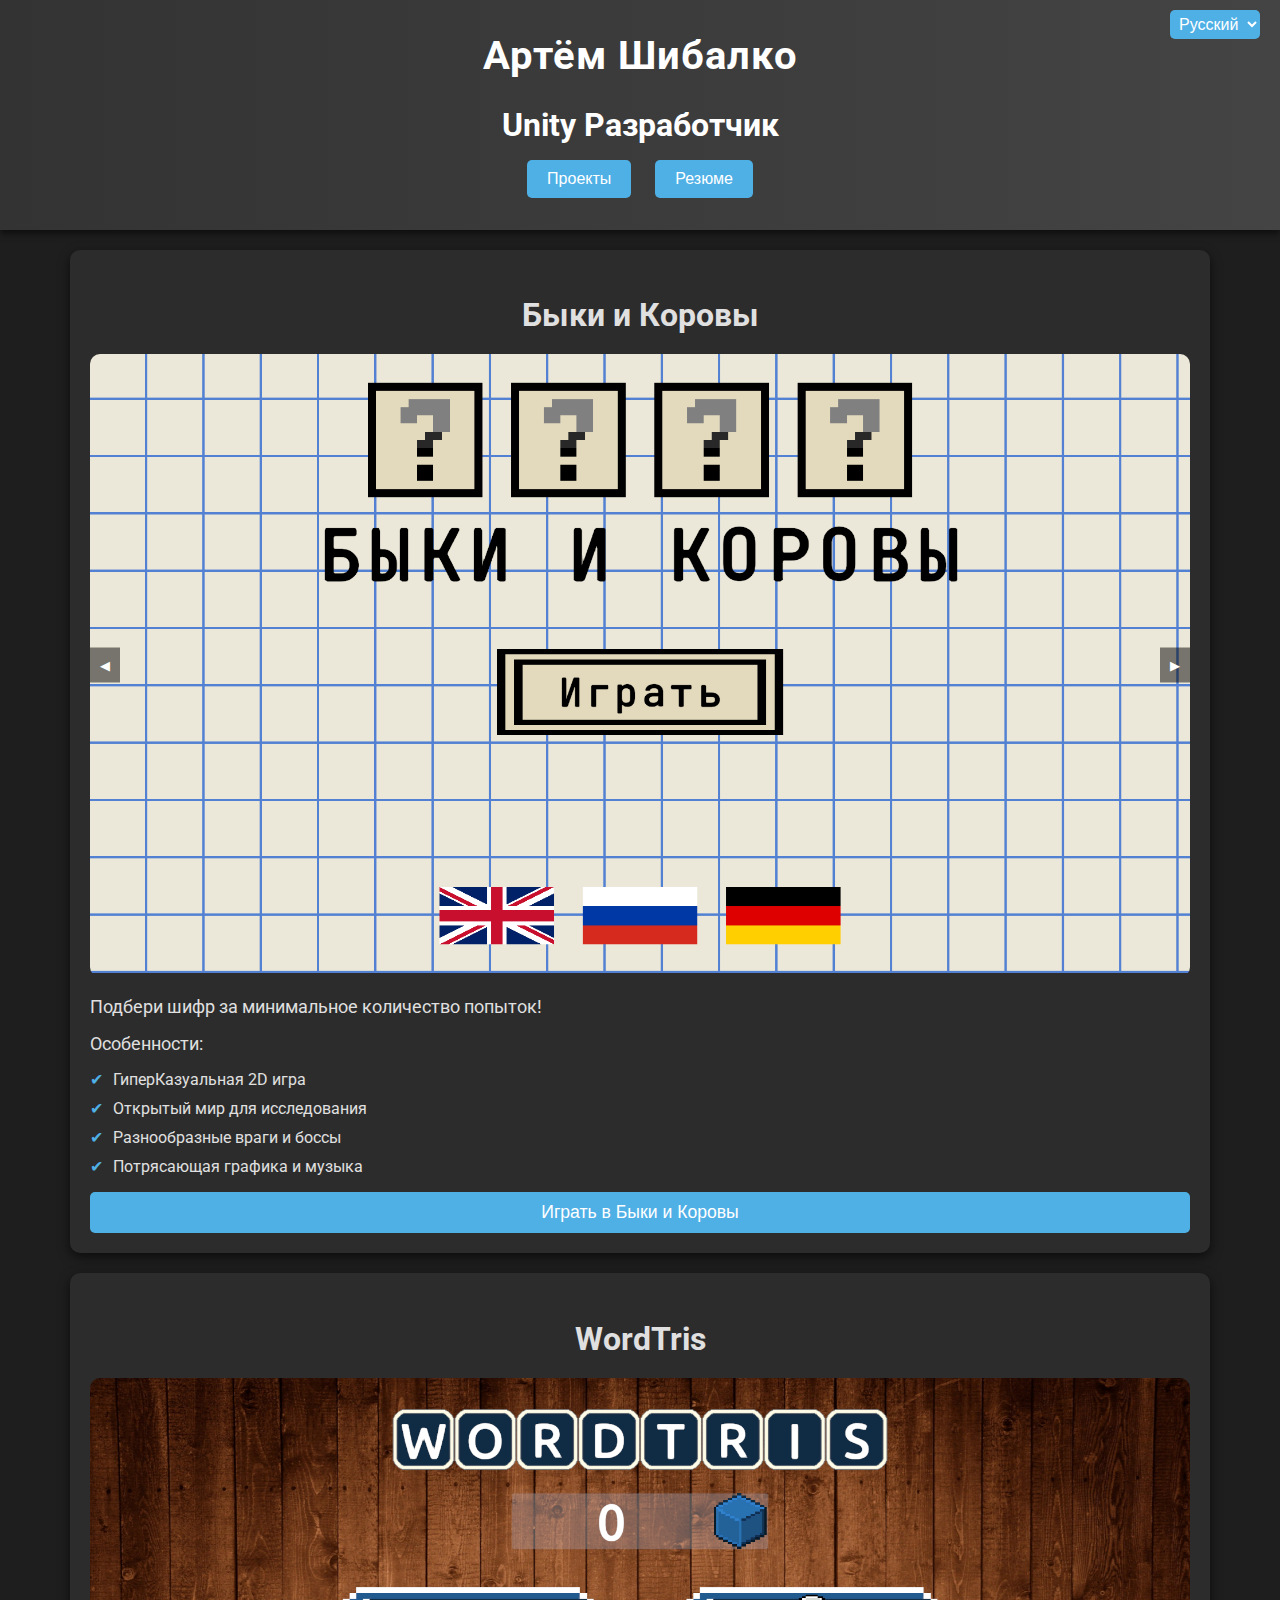
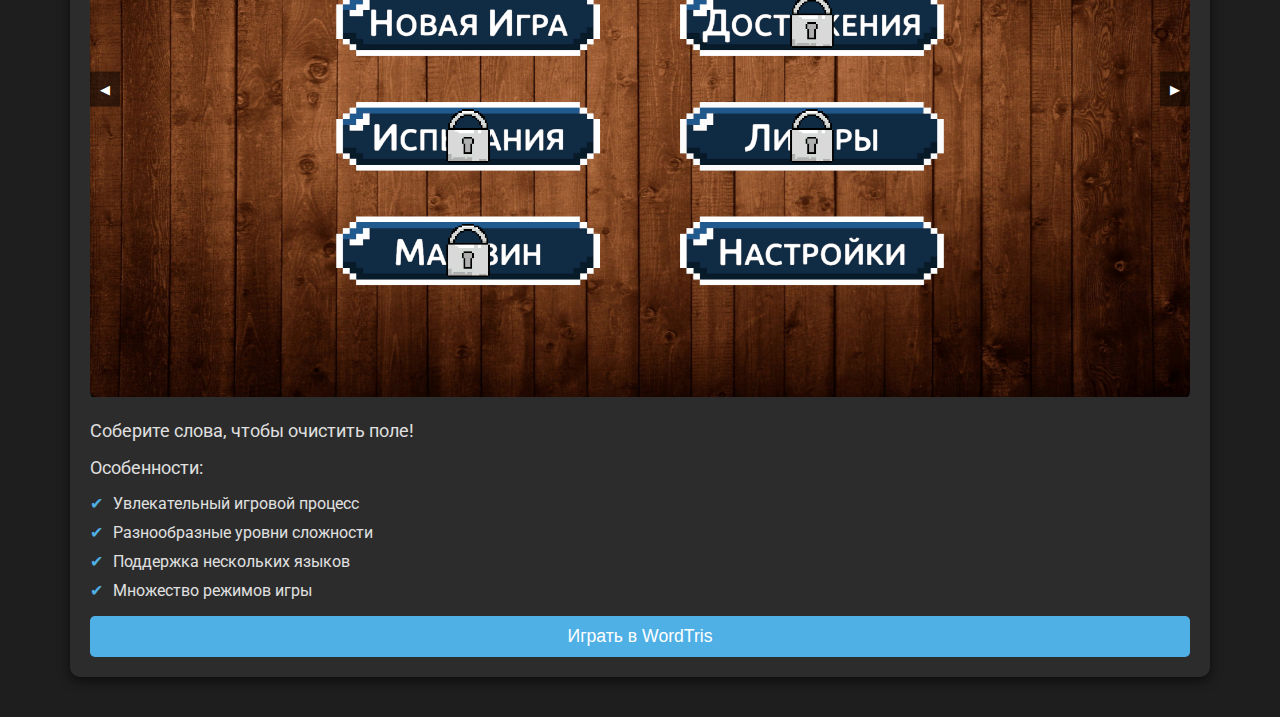
<file: Index.html>
<!DOCTYPE html>
<html lang="ru">
<head>
    <meta charset="UTF-8">
    <meta name="viewport" content="width=device-width, initial-scale=1.0">
	<link rel="shortcut icon" type="image/x-icon" href="favicon.ico">
    <title>Artem Shibalko Unity Developer Portfolio</title>
	
	<!-- Подключение CSS-файла -->
    <link rel="stylesheet" href="styles.css">
    <link href="https://fonts.googleapis.com/css2?family=Roboto:wght@400;500&display=swap" rel="stylesheet">
	
	<!-- Подключение JS-файла -->
	<script src="scripts.js"></script>
</head>
<body onload="changeLanguage()">
    <header>
        <h1 data-lang="name">Артем Шибалко</h1>
		<h2 data-lang="title">Unity Разработчик</h2>
        <div class="language-selector">
            <select id="language" onchange="changeLanguage()">
                <option value="ru">Русский</option>
                <option value="en">English</option>
                <option value="de">Deutsch</option>
            </select>
        </div>
		<div class="header-buttons">
			<button class="header-button" onclick="window.location.href='./index.html'" data-lang="projects">Проекты</button>
			<button class="header-button" onclick="window.location.href='./resume.html'" data-lang="resume">Резюме</button>
		</div>
    </header>
    <main>
        <section class="game">
            <h2 data-lang="bullsandcows">Быки и Коровы</h2>
			<!-- Карусель -->
			<div class="carousel">
            <img id="carousel-image" src="" alt="Screenshot">
            <div class="carousel-buttons">
                <button class="carousel-button" onclick="prevImage()">◀</button>
                <button class="carousel-button" onclick="nextImage()">▶</button>
            </div>
			</div>
            <p data-lang="description">Подбери шифр за минимальное количество попыток!</p>
            <p data-lang="features">Особенности:</p>
            <ul>
                <li data-lang="feature1">ГиперКазуальная 2D игра</li>
                <li data-lang="feature2">Открытый мир для исследования</li>
                <li data-lang="feature3">Разнообразные враги и боссы</li>
                <li data-lang="feature4">Потрясающая графика и музыка</li>
            </ul>
            <button class="spoiler" onclick="toggleSpoiler('game1')" data-lang="play">Играть в Быки и Коровы</button>
            <div class="spoiler-content" id="game1">
                <iframe src="https://ashybalka.github.io/BullsAndCowsWebGl/Build/index.html"></iframe>
            </div>
        </section>
		<section class="game">
			<h2 data-lang="wordtris">WordTris</h2>
			<div class="carousel">
				<img id="carousel-image-wordtris" src="" alt="Screenshot">
				<div class="carousel-buttons">
					<button class="carousel-button" onclick="prevImageWordtris()">◀</button>
					<button class="carousel-button" onclick="nextImageWordtris()">▶</button>
				</div>
			</div>
			<p data-lang="wordtrisDescription">Соберите слова, чтобы очистить поле!</p>
			<p data-lang="wordtrisFeatures">Особенности:</p>
			<ul>
				<li data-lang="wordtrisFeature1">Увлекательный игровой процесс</li>
				<li data-lang="wordtrisFeature2">Разнообразные уровни сложности</li>
				<li data-lang="wordtrisFeature3">Поддержка нескольких языков</li>
				<li data-lang="wordtrisFeature4">Множество режимов игры</li>
			</ul>
			<button class="spoiler" onclick="toggleSpoiler('wordtrisGame')" data-lang="playWordtris">Играть в WordTris</button>
			<div class="spoiler-content" id="wordtrisGame">
				<iframe src="https://your_game_link_here"></iframe>
			</div>
		</section>

    </main>
</body>
</html>
</file>
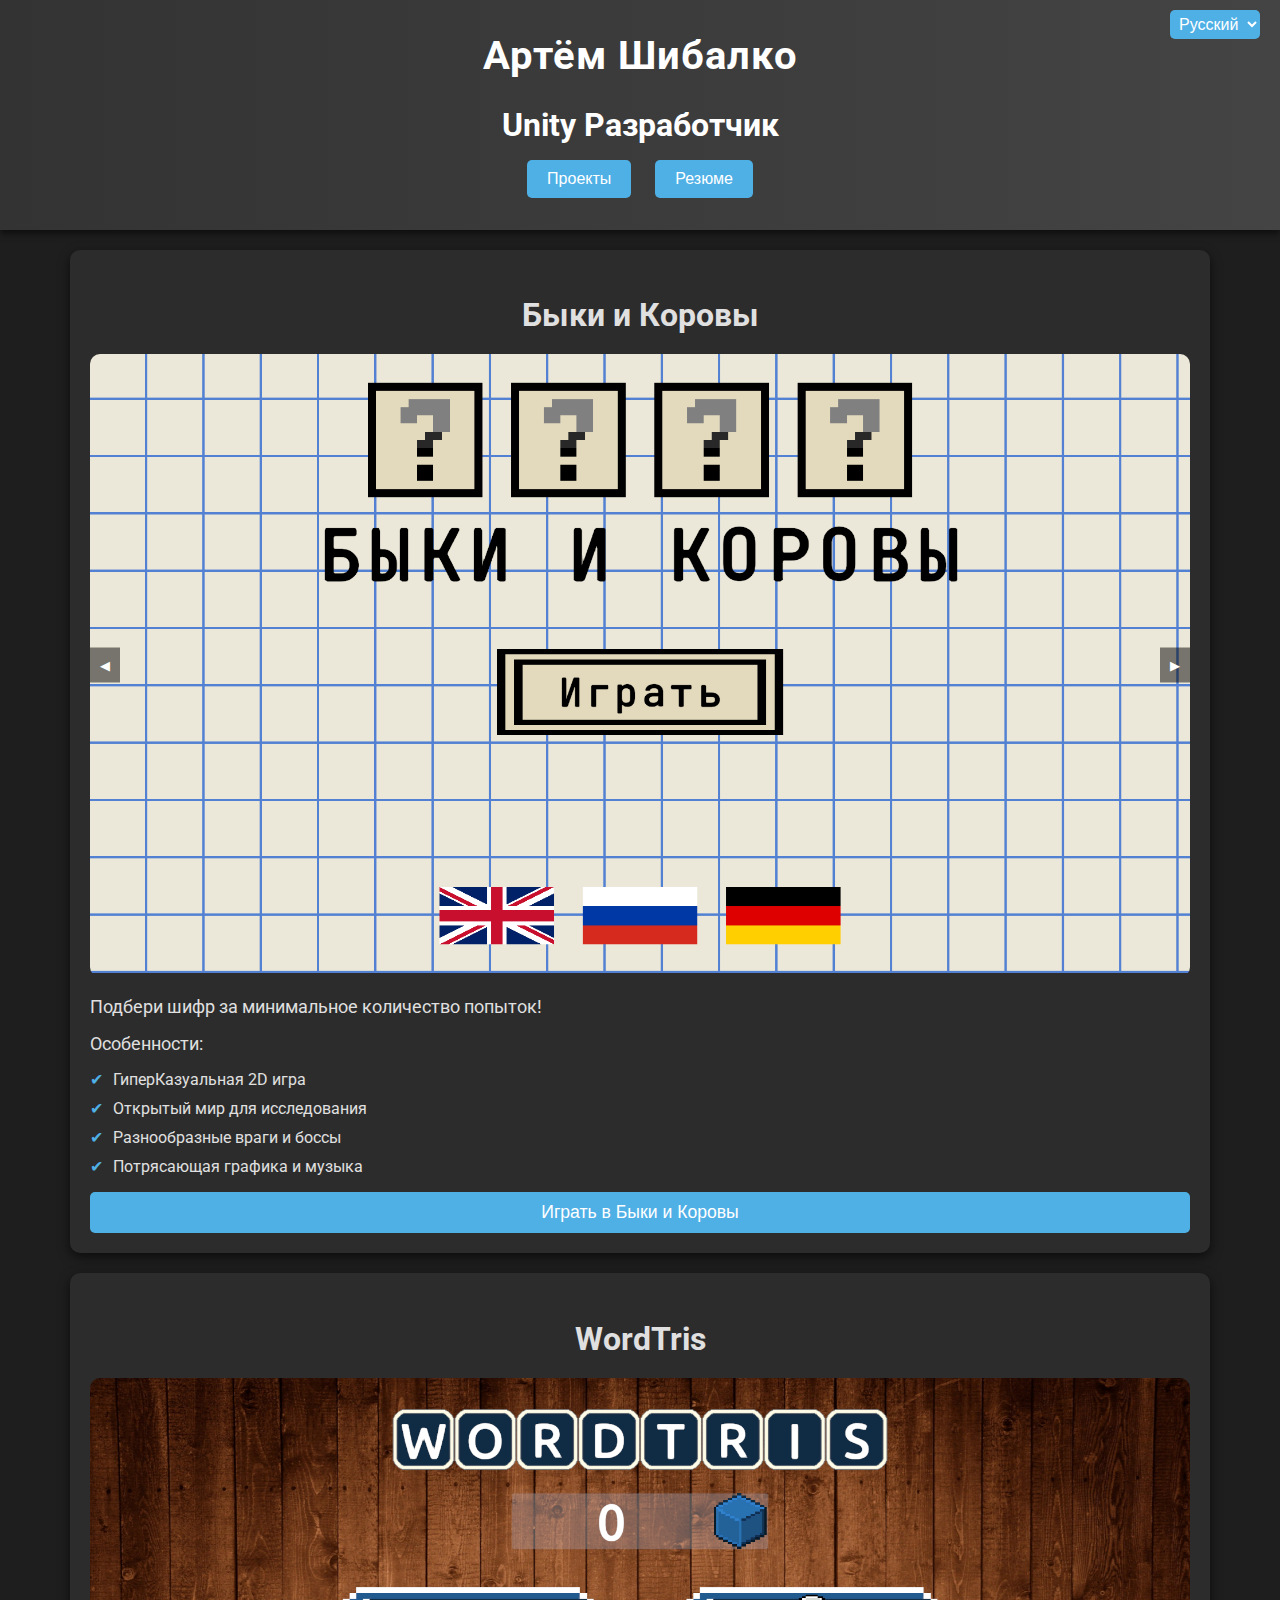
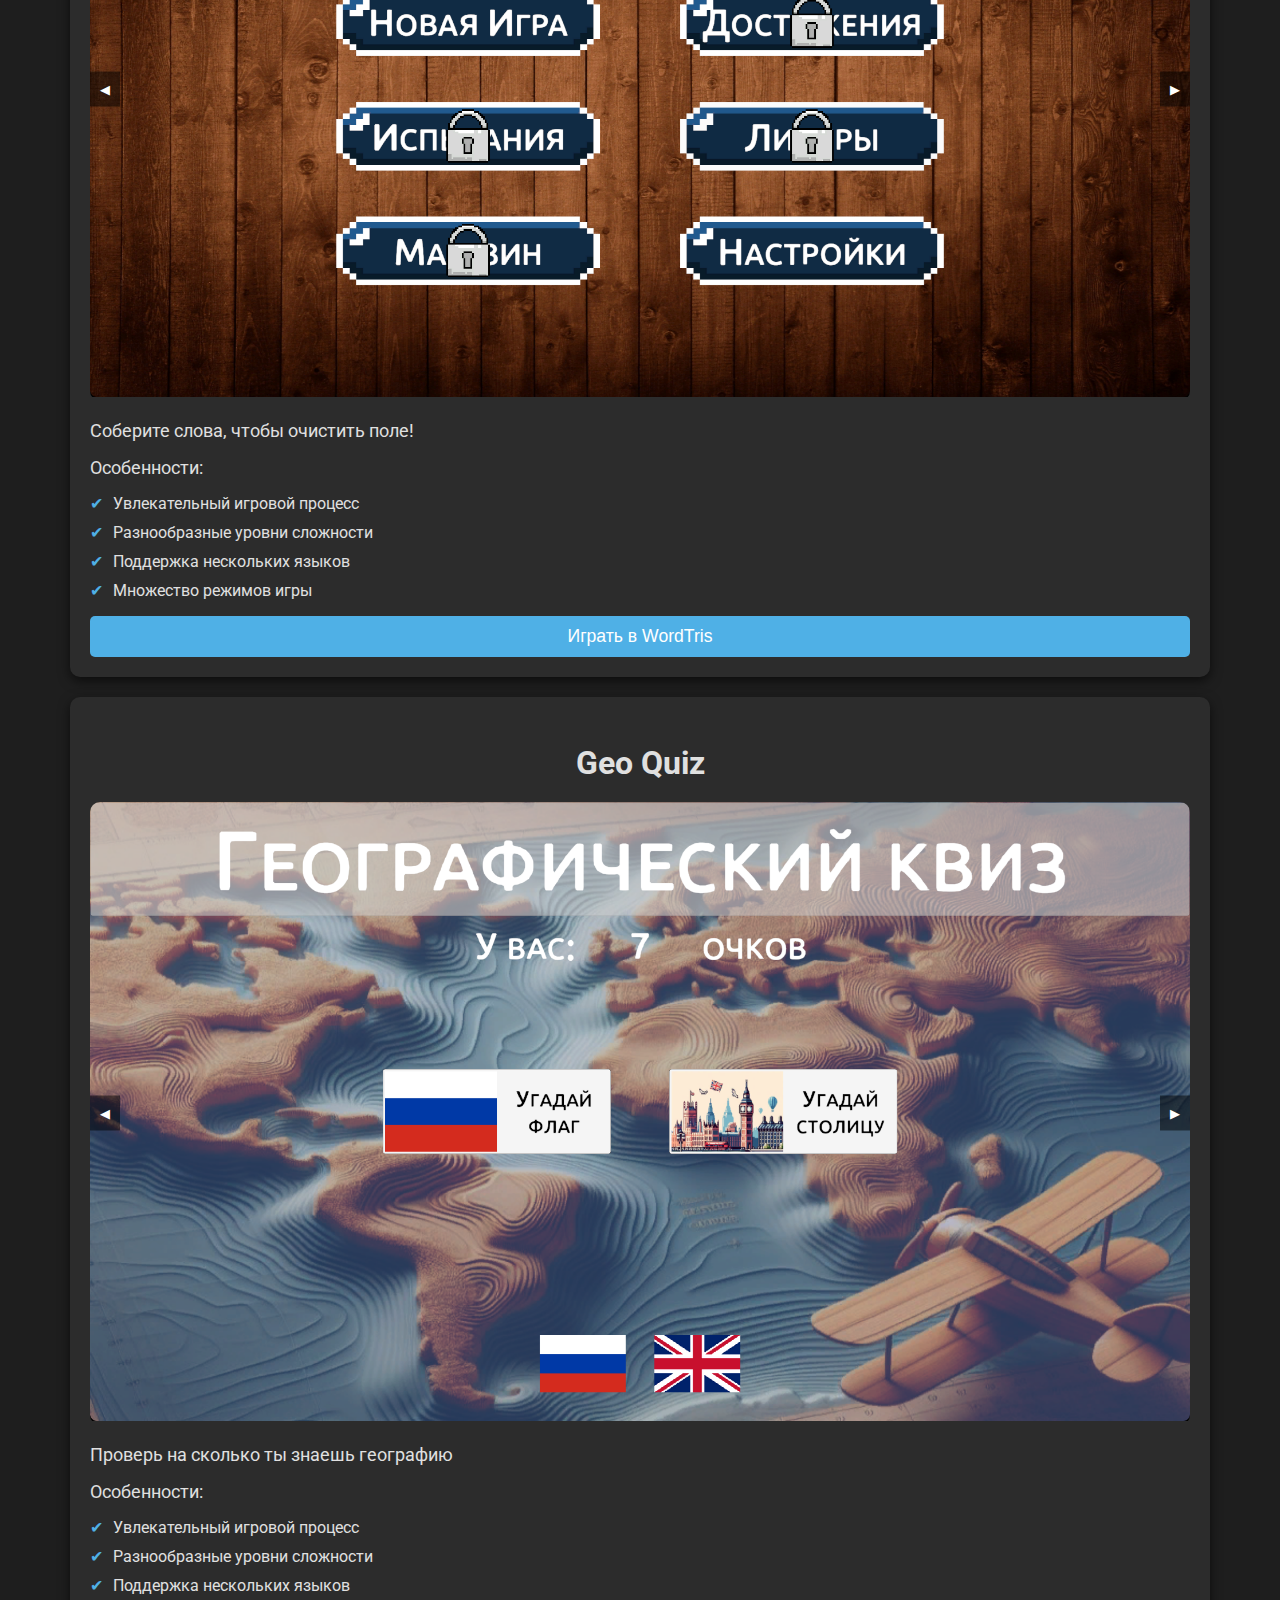
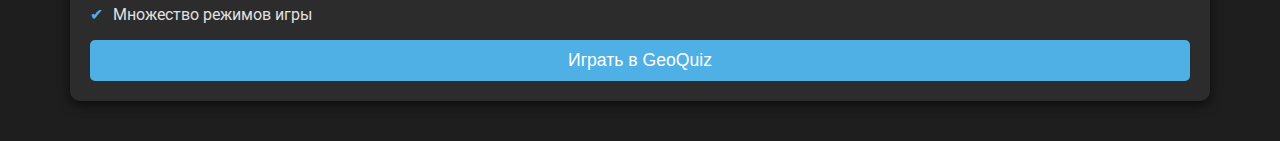
<file: index.html>
<!DOCTYPE html>
<html lang="ru">
<head>
    <meta charset="UTF-8">
    <meta name="viewport" content="width=device-width, initial-scale=1.0">
	<link rel="shortcut icon" type="image/x-icon" href="favicon.ico">
    <title>Artem Shibalko Unity Developer Portfolio</title>
	
	<!-- Подключение CSS-файла -->
    <link rel="stylesheet" href="styles.css">
    <link href="https://fonts.googleapis.com/css2?family=Roboto:wght@400;500&display=swap" rel="stylesheet">
	
	<!-- Подключение JS-файла -->
	<script src="scripts.js"></script>
</head>
<body onload="changeLanguage()">
    <header>
        <h1 data-lang="name">Артем Шибалко</h1>
		<h2 data-lang="title">Unity Разработчик</h2>
        <div class="language-selector">
            <select id="language" onchange="changeLanguage()">
                <option value="ru">Русский</option>
                <option value="en">English</option>
                <option value="de">Deutsch</option>
            </select>
        </div>
		<div class="header-buttons">
			<button class="header-button" onclick="window.location.href='./index.html'" data-lang="projects">Проекты</button>
			<button class="header-button" onclick="window.location.href='./resume.html'" data-lang="resume">Резюме</button>
		</div>
    </header>
    <main>
        <section class="game">
            <h2 data-lang="bullsandcows">Быки и Коровы</h2>
			<!-- Карусель -->
			<div class="carousel">
            <img id="carousel-image" src="" alt="Screenshot">
            <div class="carousel-buttons">
                <button class="carousel-button" onclick="prevImage()">◀</button>
                <button class="carousel-button" onclick="nextImage()">▶</button>
            </div>
			</div>
            <p data-lang="description">Подбери шифр за минимальное количество попыток!</p>
            <p data-lang="features">Особенности:</p>
            <ul>
                <li data-lang="feature1">ГиперКазуальная 2D игра</li>
                <li data-lang="feature2">Открытый мир для исследования</li>
                <li data-lang="feature3">Разнообразные враги и боссы</li>
                <li data-lang="feature4">Потрясающая графика и музыка</li>
            </ul>
            <button class="spoiler" onclick="toggleSpoiler('game1')" data-lang="play">Играть в Быки и Коровы</button>
            <div class="spoiler-content" id="game1">
                <iframe id="game1-iframe" data-src="https://ashybalka.github.io/BullsAndCowsWebGl/Build/index.html"></iframe>
            </div>
        </section>
		
		<section class="game">
			<h2 data-lang="wordtris">WordTris</h2>
			<div class="carousel">
				<img id="carousel-image-wordtris" src="" alt="Screenshot">
				<div class="carousel-buttons">
					<button class="carousel-button" onclick="prevImageWordtris()">◀</button>
					<button class="carousel-button" onclick="nextImageWordtris()">▶</button>
				</div>
			</div>
			<p data-lang="wordtrisDescription">Соберите слова, чтобы очистить поле!</p>
			<p data-lang="wordtrisFeatures">Особенности:</p>
			<ul>
				<li data-lang="wordtrisFeature1">Увлекательный игровой процесс</li>
				<li data-lang="wordtrisFeature2">Разнообразные уровни сложности</li>
				<li data-lang="wordtrisFeature3">Поддержка нескольких языков</li>
				<li data-lang="wordtrisFeature4">Множество режимов игры</li>
			</ul>			
			<button class="spoiler" onclick="toggleSpoiler('wordtrisGame')" data-lang="playWordtris">Играть в WordTris</button>
            <div class="spoiler-content" id="wordtrisGame">
                <iframe id="wordtrisGame-iframe" data-src="https://ashybalka.github.io/WordTrisWebGL/Build/index.html"></iframe>
            </div>
		</section>
		
		<section class="game">
			<h2 data-lang="geoquiz">Geo Quiz</h2>
			<div class="carousel">
				<img id="carousel-image-geoquiz" src="" alt="Screenshot">
				<div class="carousel-buttons">
					<button class="carousel-button" onclick="prevImageGeoQuiz()">◀</button>
					<button class="carousel-button" onclick="nextImageGeoQuiz()">▶</button>
				</div>
			</div>
			<p data-lang="geoquizDescription">Проверь на сколько ты знаешь географию</p>
			<p data-lang="geoquizFeatures">Особенности:</p>
			<ul>
				<li data-lang="geoquizFeature1">Увлекательный игровой процесс</li>
				<li data-lang="geoquizFeature2">Разнообразные уровни сложности</li>
				<li data-lang="geoquizFeature3">Поддержка нескольких языков</li>
				<li data-lang="geoquizFeature4">Множество режимов игры</li>
			</ul>
			<button class="spoiler" onclick="toggleSpoiler('geoquizGame')" data-lang="playGeoQuiz">Играть в Geo Quiz</button>
            <div class="spoiler-content" id="geoquizGame">
                <iframe id="geoquizGame-iframe" data-src="https://ashybalka.github.io/GeoQuizWebGL/Build/index.html"></iframe>
            </div>
		</section>

    </main>
</body>
</html>
</file>
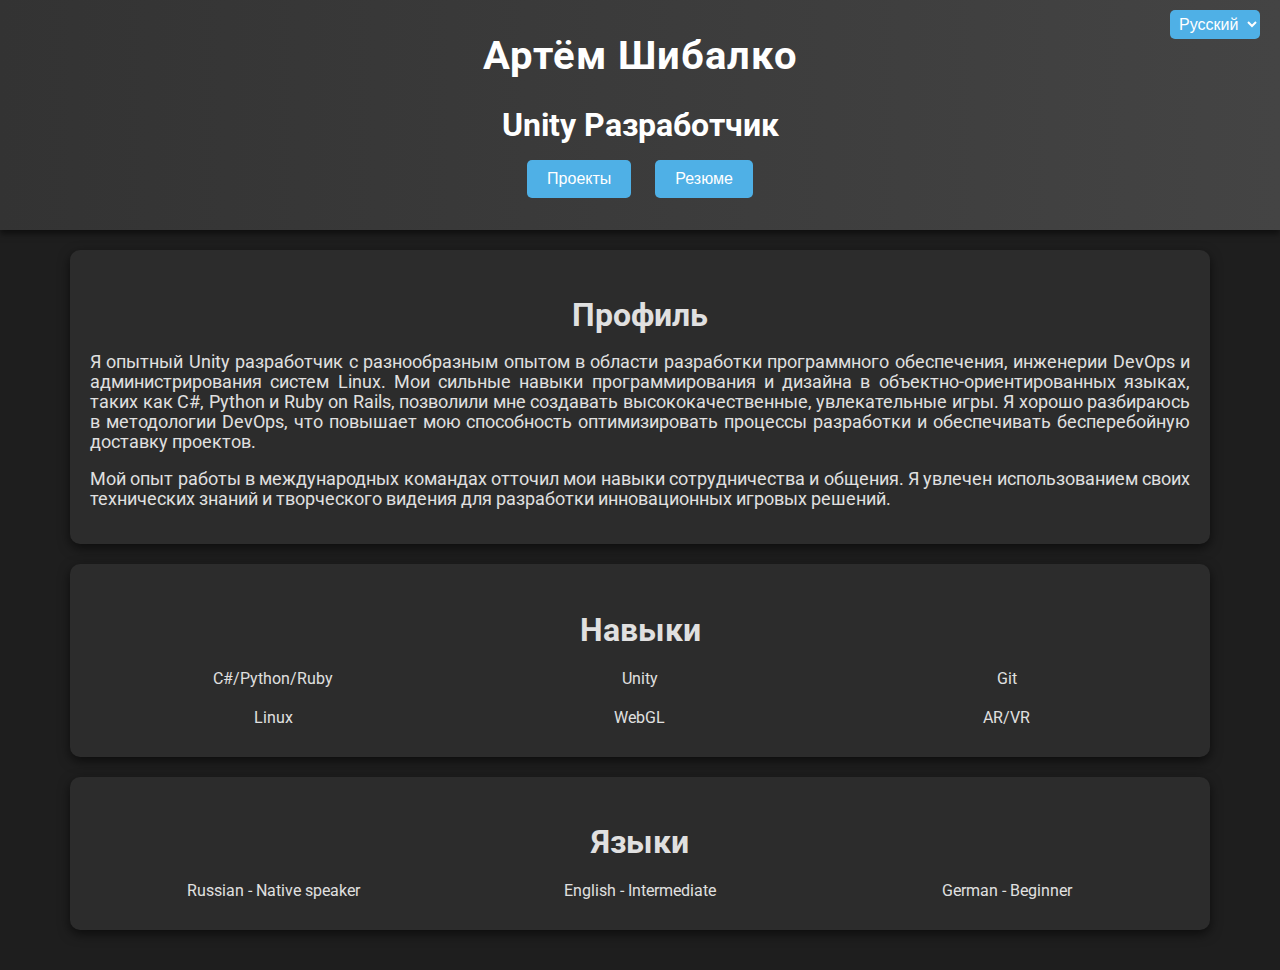
<file: resume.html>
<!DOCTYPE html>
<html lang="ru">
<head>
    <meta charset="UTF-8">
    <meta name="viewport" content="width=device-width, initial-scale=1.0">
    <link rel="shortcut icon" type="image/x-icon" href="favicon.ico">
    <title>Artem Shibalko Unity Developer Resume</title>
	
	<!-- Подключение CSS-файла -->
    <link rel="stylesheet" href="styles.css">
    <link href="https://fonts.googleapis.com/css2?family=Roboto:wght@400;500&display=swap" rel="stylesheet">
	
	<!-- Подключение JS-файла -->
	<script src="scripts.js"></script>
</head>
<body onload="changeLanguage()">
    <header>
        <h1 data-lang="name">Артем Шибалко</h1>
		<h2 data-lang="title">Unity Разработчик</h2>
        <div class="language-selector">
            <select id="language" onchange="changeLanguage()">
                <option value="ru">Русский</option>
                <option value="en">English</option>
                <option value="de">Deutsch</option>
            </select>
        </div>
		<div class="header-buttons">
			<button class="header-button" onclick="window.location.href='./index.html'" data-lang="projects">Проекты</button>
			<button class="header-button" onclick="window.location.href='./resume.html'" data-lang="resume">Резюме</button>
		</div>
    </header>
    <main>
         <section class="game">
            <h2 data-lang="profile">Профиль</h2>
            <p data-lang="profile1">Я опытный разработчик на Unity с разнообразным опытом в области разработки программного обеспечения, 
			инженерии DevOps и администрирования систем Linux. Мои сильные навыки программирования и дизайна в объектно-ориентированных языках, таких как C#, 
			Python и Ruby on Rails, позволили мне создавать высококачественные, увлекательные игры. Я хорошо разбираюсь в методологии DevOps, 
			что повышает мою способность оптимизировать процессы разработки и обеспечивать бесперебойную доставку проектов."
			<p data-lang="profile2">Мой опыт работы в международных командах отточил мои навыки сотрудничества и общения. 
			Я увлечен использованием своих технических знаний и творческого видения для разработки инновационных игровых решений.</p>
        </section>
		
		<section class="game">
            <h2 data-lang="skills">Навыки</h2>
			<table class="skills-table">
				<tr>
					<td>C#/Python/Ruby</td>
					<td>Unity</td>
					<td>Git</td>
				</tr>
				<tr>
					<td>Linux</td>
					<td>WebGL</td>
					<td>AR/VR</td>
				</tr>
			</table>
        </section>
		
		<section class="game">
            <h2 data-lang="languages">Языки</h2>
			<table class="skills-table">
				<tr>
					<td data-lang="languages1">Русский - Носитель</td>
					<td data-lang="languages2">Английский - Средний</td>
					<td data-lang="languages3">Немецкий - Базовый</td>
				</tr>
			</table>
        </section>
    </main>
</body>
</html>
</file>
<file: styles.css>
body {
	font-family: 'Roboto', sans-serif;
	margin: 0;
	padding: 0;
	display: flex;
	flex-direction: column;
	align-items: center;
	background-color: #1E1E1E;
	color: #E0E0E0;
}
header {
	background: linear-gradient(90deg, #333, #444);
	color: white;
	padding: 2em 0;
	width: 100%;
	text-align: center;
	position: relative;
	box-shadow: 0 4px 6px rgba(0, 0, 0, 0.5);
}
header h1 {
	font-size: 2.5rem;
	letter-spacing: 1px;
	margin: 0;
}
.language-selector {
	position: absolute;
	top: 10px;
	right: 20px;
}
.language-selector select {
	background-color: #4FB0E6;
	color: white;
	border: none;
	padding: 5px;
	font-size: 1rem;
	border-radius: 5px;
	cursor: pointer;
}
main {
	padding: 20px;
	width: 100%;
	max-width: 1450px; 
	display: flex;
	flex-direction: column;
	align-items: center;
}
.game {
	background-color: #2C2C2C;
	border-radius: 10px;
	box-shadow: 0 4px 12px rgba(0, 0, 0, 0.6);
	margin-bottom: 20px;
	padding: 20px;
	width: 100%;
	max-width: 1100px;
	transition: transform 0.3s;
}
.game:hover {
	transform: scale(1.03);
}
h2 {
	font-size: 2rem;
	margin-bottom: 10px;
	text-align: center;
}
h2 a {
	color: #80C7F5;
	text-decoration: none;
	transition: color 0.3s;
}
h2 a:hover {
	color: #4FB0E6;
}
p {
	font-size: 1.1rem;
	text-align: justify;
	margin-bottom: 15px;
}
ul {
	list-style: none;
	padding: 0;
}
ul li {
	font-size: 1rem;
	margin-bottom: 10px;
	display: flex;
	align-items: center;
}
ul li::before {
	content: '✔';
	margin-right: 10px;
	color: #4FB0E6;
}
.header-buttons {
	margin-top: 1em;
}
.header-button {
	background-color: #4FB0E6;
	color: white;
	border: none;
	padding: 10px 20px;
	font-size: 1rem;
	border-radius: 5px;
	cursor: pointer;
	margin: 0 10px;
	transition: background-color 0.3s, transform 0.2s;
}
.header-button:hover {
	background-color: #388E3C;
	transform: scale(1.05);
}
button.spoiler {
	cursor: pointer;
	background-color: #4FB0E6;
	color: white;
	border: none;
	padding: 10px 20px;
	width: 100%;
	font-size: 1.1rem;
	border-radius: 5px;
	transition: background-color 0.3s, transform 0.2s;
}
button.spoiler:hover {
	background-color: #388E3C;
	transform: scale(1.05);
}
.spoiler-content {
	display: none;
	padding: 10px;
	border-top: 1px solid #555;
	margin-top: 10px;
}
iframe {
	width: 100%;
	height: 800px;
	border: none;
	border-radius: 10px;
	box-shadow: 0 4px 12px rgba(0, 0, 0, 0.5);
}

/* Carousel styles */
.carousel {
	position: relative;
	width: 100%;
	max-width: 1100px;
	margin: 20px 0;
	overflow: hidden;
	border-radius: 10px;
}
.carousel img {
	width: 100%;
	height: auto;
	transition: transform 0.3s ease;
	cursor: pointer;
}
.carousel img:hover {
	transform: scale(1.1);
}
.carousel-buttons {
	display: flex;
	justify-content: space-between;
	position: absolute;
	top: 50%;
	width: 100%;
	transform: translateY(-50%);
}
.carousel-button {
	background-color: rgba(0, 0, 0, 0.5);
	border: none;
	color: white;
	padding: 10px;
	cursor: pointer;
}

/* Таблица навыков */
.skills-table {
    margin: 0 auto;
    width: 100%;
    border-collapse: collapse;
	table-layout: fixed; 
}

/* Ячейки таблицы */
.skills-table td {
    text-align: center;
	vertical-align: middle; 
    padding: 10px;
    font-size: 16px;
    border: none;
}

/* Media Queries for mobile */
@media (max-width: 768px) {
	header h1 {
		font-size: 2rem;
	}
	h2 {
		font-size: 1.5rem;
	}
	p, ul li {
		font-size: 1rem;
	}
	.language-selector {
		top: 5px;
		right: 10px;
	}
}
</file>
